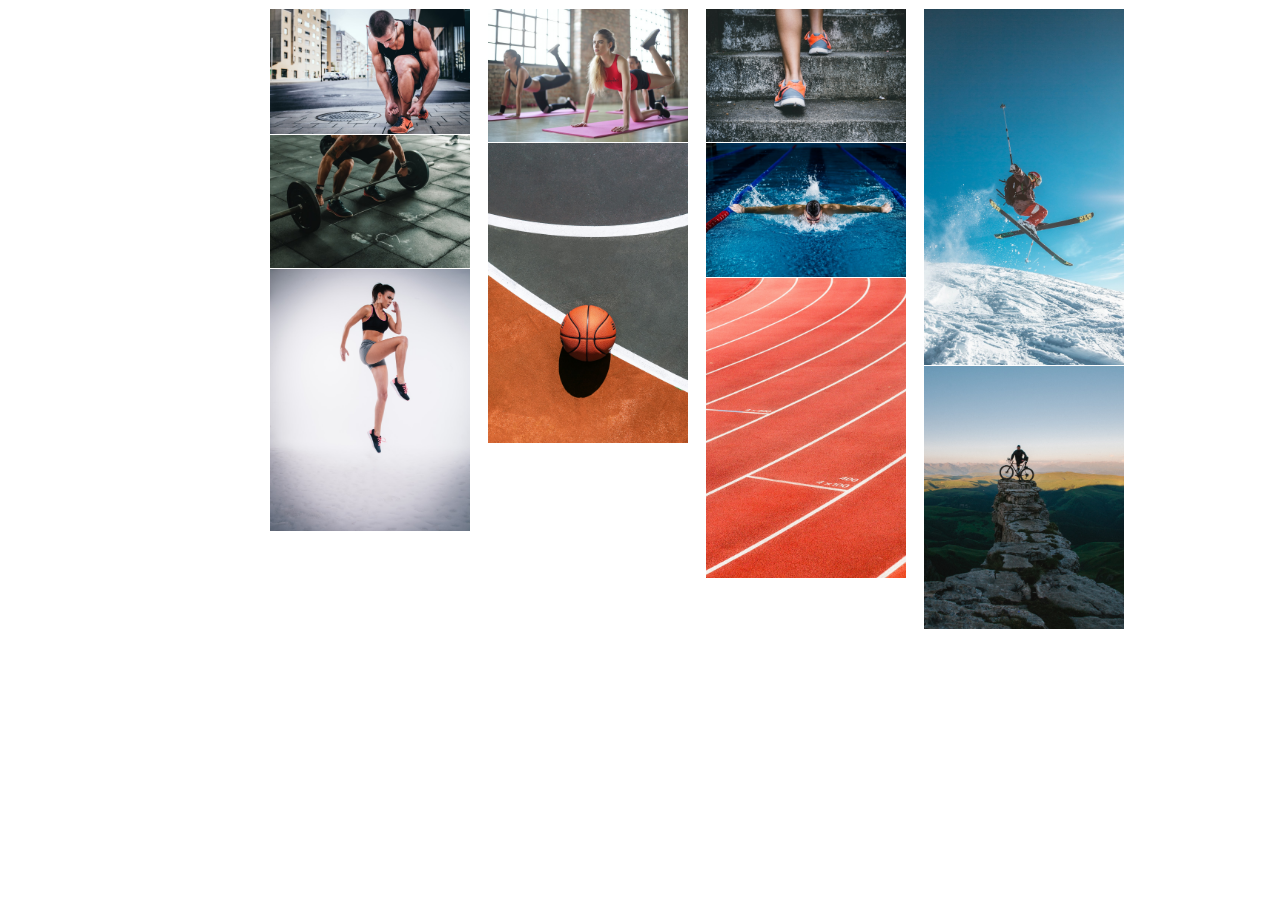
<file: ex01/src/index.html>
<!DOCTYPE html>
<html>
  <head>
    <title>Gallery page</title>
    <link rel="stylesheet" href="../styles/index.css" type="text/css" />
  </head>

  <body>
    <div class="red">
      <div class="kolona">
        <div class="za_sliku_prelaz_tekst">
          <img src="../images/img1.jpg" alt="Marathon" />
          <div class="prelaz">
            <div class="naslov">
              <h1 onclick="openModal('image01.html')">Marathon</h1>
            </div>
          </div>
        </div>
        <div class="za_sliku_prelaz_tekst">
          <img src="../images/img5.jpg" alt="Weight Lifting" />
          <div class="prelaz">
            <div class="naslov">
              <h1 onclick="openModal('image05.html')">Weight Lifting</h1>
            </div>
          </div>
        </div>
        <div class="za_sliku_prelaz_tekst">
          <img src="../images/img8.jpg" alt="Jogging" />
          <div class="prelaz">
            <div class="naslov">
              <h1 onclick="openModal('image08.html')">Jogging</h1>
            </div>
          </div>
        </div>
      </div>

      <div class="kolona">
        <div class="za_sliku_prelaz_tekst">
          <img src="../images/img2.jpg" alt="Gymnastics" />
          <div class="prelaz">
            <div class="naslov">
              <h1 onclick="openModal('image02.html')">Gymnastics</h1>
            </div>
          </div>
        </div>
        <div class="za_sliku_prelaz_tekst">
          <img src="../images/img6.jpg" alt="Basketball" />
          <div class="prelaz">
            <div class="naslov">
              <h1 onclick="openModal('image06.html')">Basketball</h1>
            </div>
          </div>
        </div>
      </div>

      <div class="kolona">
        <div class="za_sliku_prelaz_tekst">
          <img src="../images/img3.jpg" alt="Climbing" />
          <div class="prelaz">
            <div class="naslov">
              <h1 onclick="openModal('image03.html')">Climbing</h1>
            </div>
          </div>
        </div>
        <div class="za_sliku_prelaz_tekst">
          <img src="../images/img7.jpg" alt="Swimming" />
          <div class="prelaz">
            <div class="naslov">
              <h1 onclick="openModal('image07.html')">Swimming</h1>
            </div>
          </div>
        </div>
        <div class="za_sliku_prelaz_tekst">
          <img src="../images/img9.jpg" alt="Running" />
          <div class="prelaz">
            <div class="naslov">
              <h1 onclick="openModal('image09.html')">Running</h1>
            </div>
          </div>
        </div>
      </div>

      <div class="kolona">
        <div class="za_sliku_prelaz_tekst">
          <img src="../images/img4.jpg" alt="Skiing" />
          <div class="prelaz">
            <div class="naslov">
              <h1 onclick="openModal('image04.html')">Skiing</h1>
            </div>
          </div>
        </div>
        <div class="za_sliku_prelaz_tekst">
          <img id="myBtn" src="../images/img10.jpg" alt="Cycling" />
          <div class="prelaz">
            <div class="naslov">
              <h1 onclick="openModal('image10.html')">Cycling</h1>
            </div>
          </div>
        </div>
      </div>
    </div>

    <!-- The Modal -->
    <div id="myModal" class="modal">
      <!-- Modal content -->
      <div class="modal-content">
        <span class="close">&times;</span>

        <div>
          <iframe
            id="stranica"
            frameborder="0"
            width="100%"
            height="500px"
          ></iframe>
        </div>
      </div>
    </div>

    <script src="../scripts/index.js"></script>
  </body>
</html>
</file>
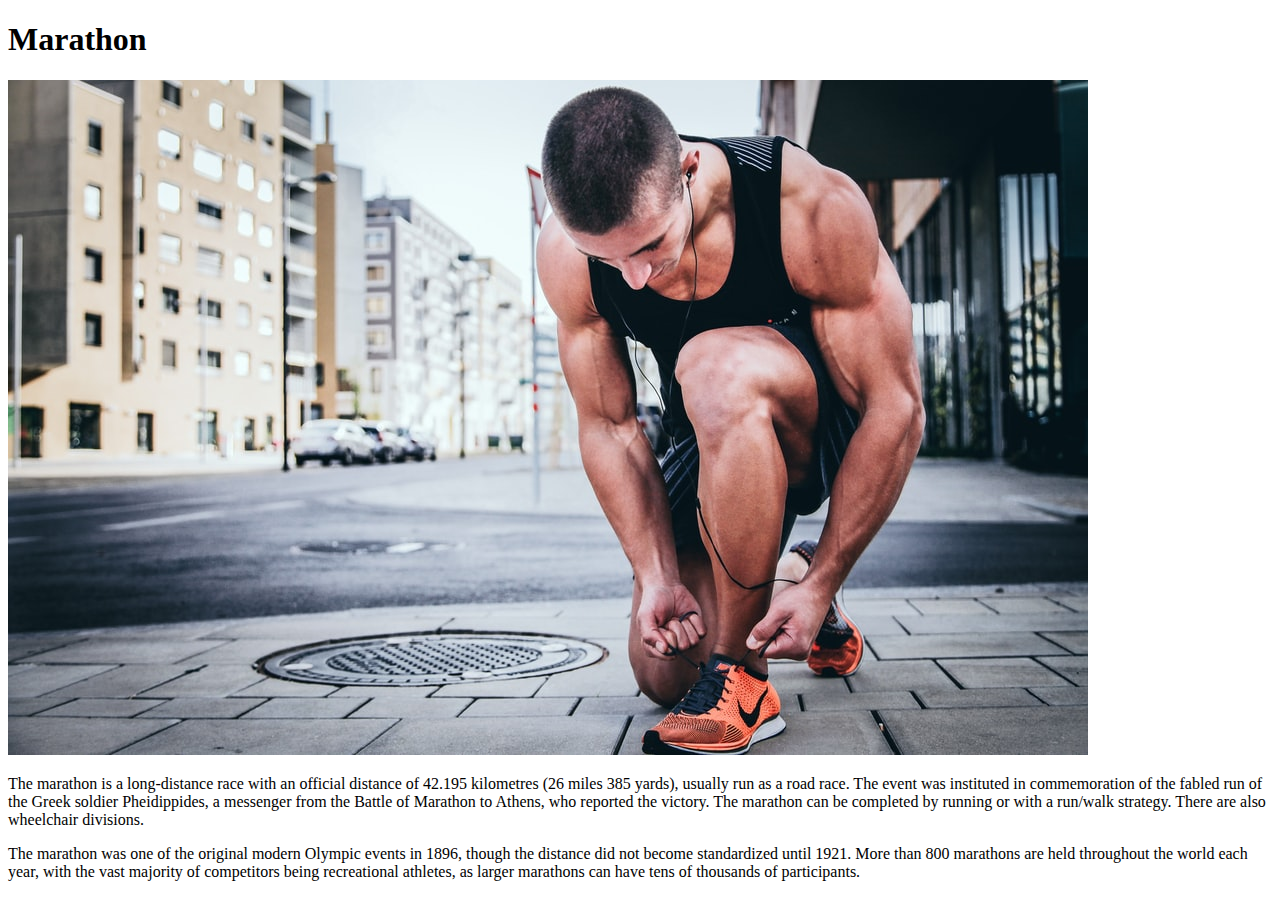
<file: ex01/src/image01.html>
<!DOCTYPE html>
<html>
  <head>
    <title>Marathon</title>
  </head>
  <body>
    <h1>Marathon</h1>
    <img src="../images/img1.jpg" alt="Marathon" />
    <p>
      The marathon is a long-distance race with an official distance of 42.195
      kilometres (26 miles 385 yards), usually run as a road race. The event was
      instituted in commemoration of the fabled run of the Greek soldier
      Pheidippides, a messenger from the Battle of Marathon to Athens, who
      reported the victory. The marathon can be completed by running or with a
      run/walk strategy. There are also wheelchair divisions.
    </p>
    <p>
      The marathon was one of the original modern Olympic events in 1896, though
      the distance did not become standardized until 1921. More than 800
      marathons are held throughout the world each year, with the vast majority
      of competitors being recreational athletes, as larger marathons can have
      tens of thousands of participants.
    </p>
  </body>
</html>
</file>
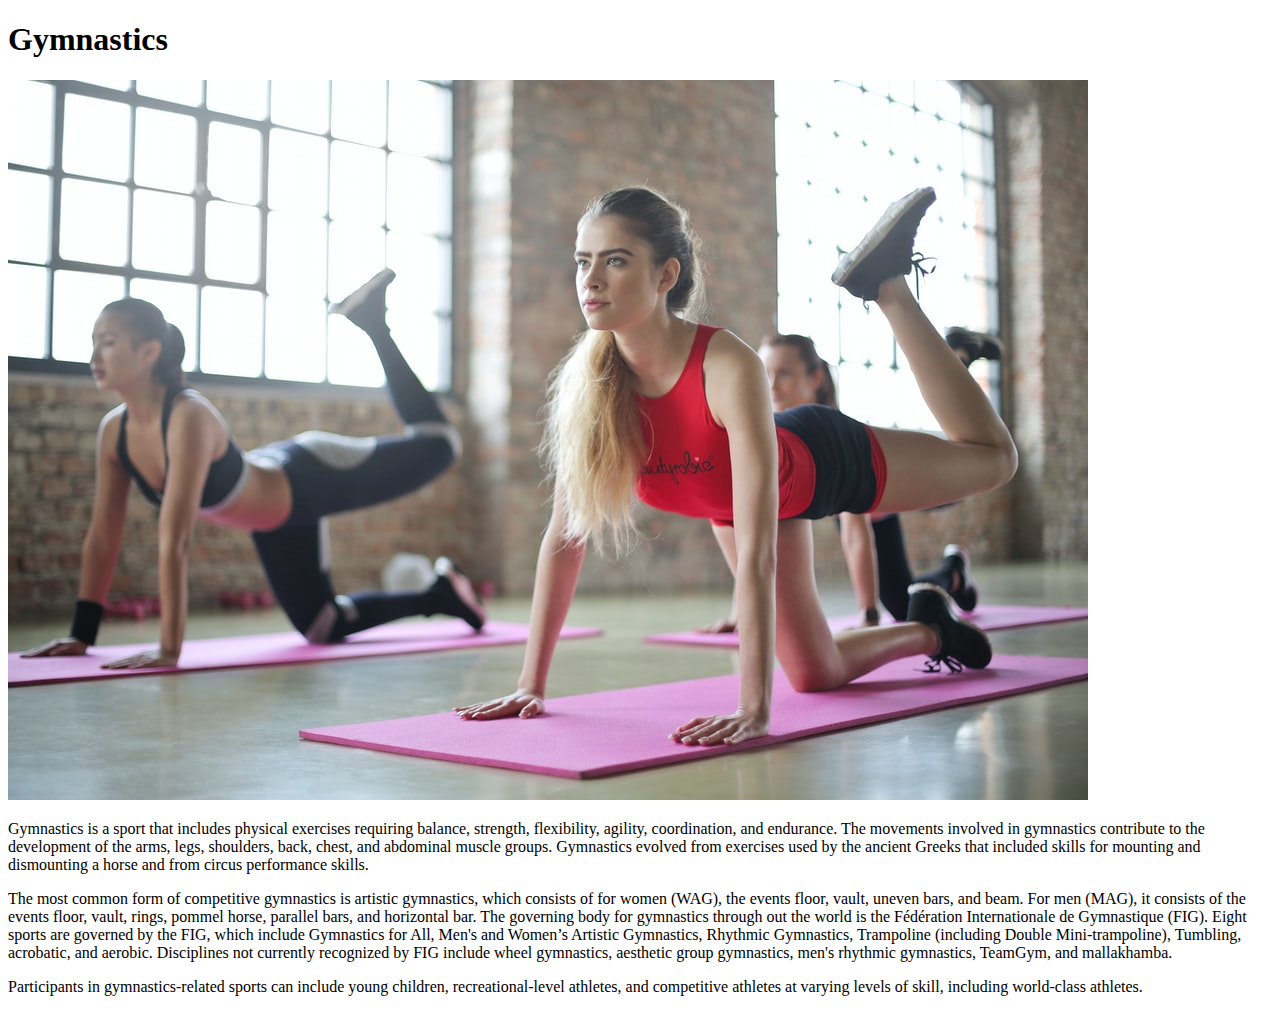
<file: ex01/src/image02.html>
<!DOCTYPE html>
<html>
  <head>
    <title>Gymnastics</title>
  </head>
  <body>
    <h1>Gymnastics</h1>
    <img src="../images/img2.jpg" alt="Gymnastics" />
    <p>
      Gymnastics is a sport that includes physical exercises requiring balance,
      strength, flexibility, agility, coordination, and endurance. The movements
      involved in gymnastics contribute to the development of the arms, legs,
      shoulders, back, chest, and abdominal muscle groups. Gymnastics evolved
      from exercises used by the ancient Greeks that included skills for
      mounting and dismounting a horse and from circus performance skills.
    </p>
    <p>
      The most common form of competitive gymnastics is artistic gymnastics,
      which consists of for women (WAG), the events floor, vault, uneven bars,
      and beam. For men (MAG), it consists of the events floor, vault, rings,
      pommel horse, parallel bars, and horizontal bar. The governing body for
      gymnastics through out the world is the Fédération Internationale de
      Gymnastique (FIG). Eight sports are governed by the FIG, which include
      Gymnastics for All, Men's and Women’s Artistic Gymnastics, Rhythmic
      Gymnastics, Trampoline (including Double Mini-trampoline), Tumbling,
      acrobatic, and aerobic. Disciplines not currently recognized by FIG
      include wheel gymnastics, aesthetic group gymnastics, men's rhythmic
      gymnastics, TeamGym, and mallakhamba.
    </p>
    <p>
      Participants in gymnastics-related sports can include young children,
      recreational-level athletes, and competitive athletes at varying levels of
      skill, including world-class athletes.
    </p>
  </body>
</html>
</file>
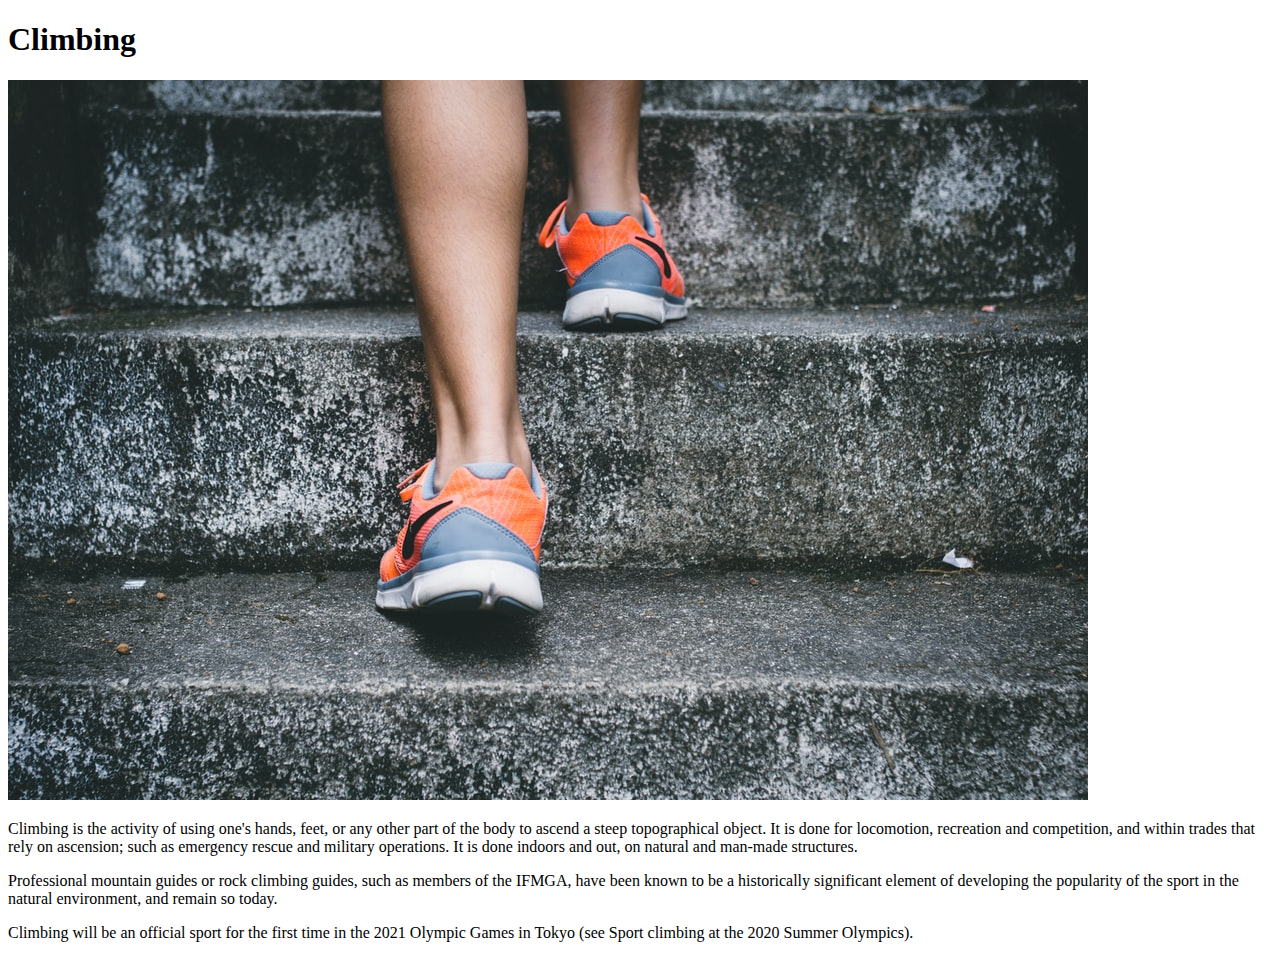
<file: ex01/src/image03.html>
<!DOCTYPE html>
<html>
  <head>
    <title>Climbing</title>
  </head>
  <body>
    <h1>Climbing</h1>
    <img src="../images/img3.jpg" alt="Climbing" />
    <p>
      Climbing is the activity of using one's hands, feet, or any other part of
      the body to ascend a steep topographical object. It is done for
      locomotion, recreation and competition, and within trades that rely on
      ascension; such as emergency rescue and military operations. It is done
      indoors and out, on natural and man-made structures.
    </p>
    <p>
      Professional mountain guides or rock climbing guides, such as members of
      the IFMGA, have been known to be a historically significant element of
      developing the popularity of the sport in the natural environment, and
      remain so today.
    </p>
    <p>
      Climbing will be an official sport for the first time in the 2021 Olympic
      Games in Tokyo (see Sport climbing at the 2020 Summer Olympics).
    </p>
  </body>
</html>
</file>
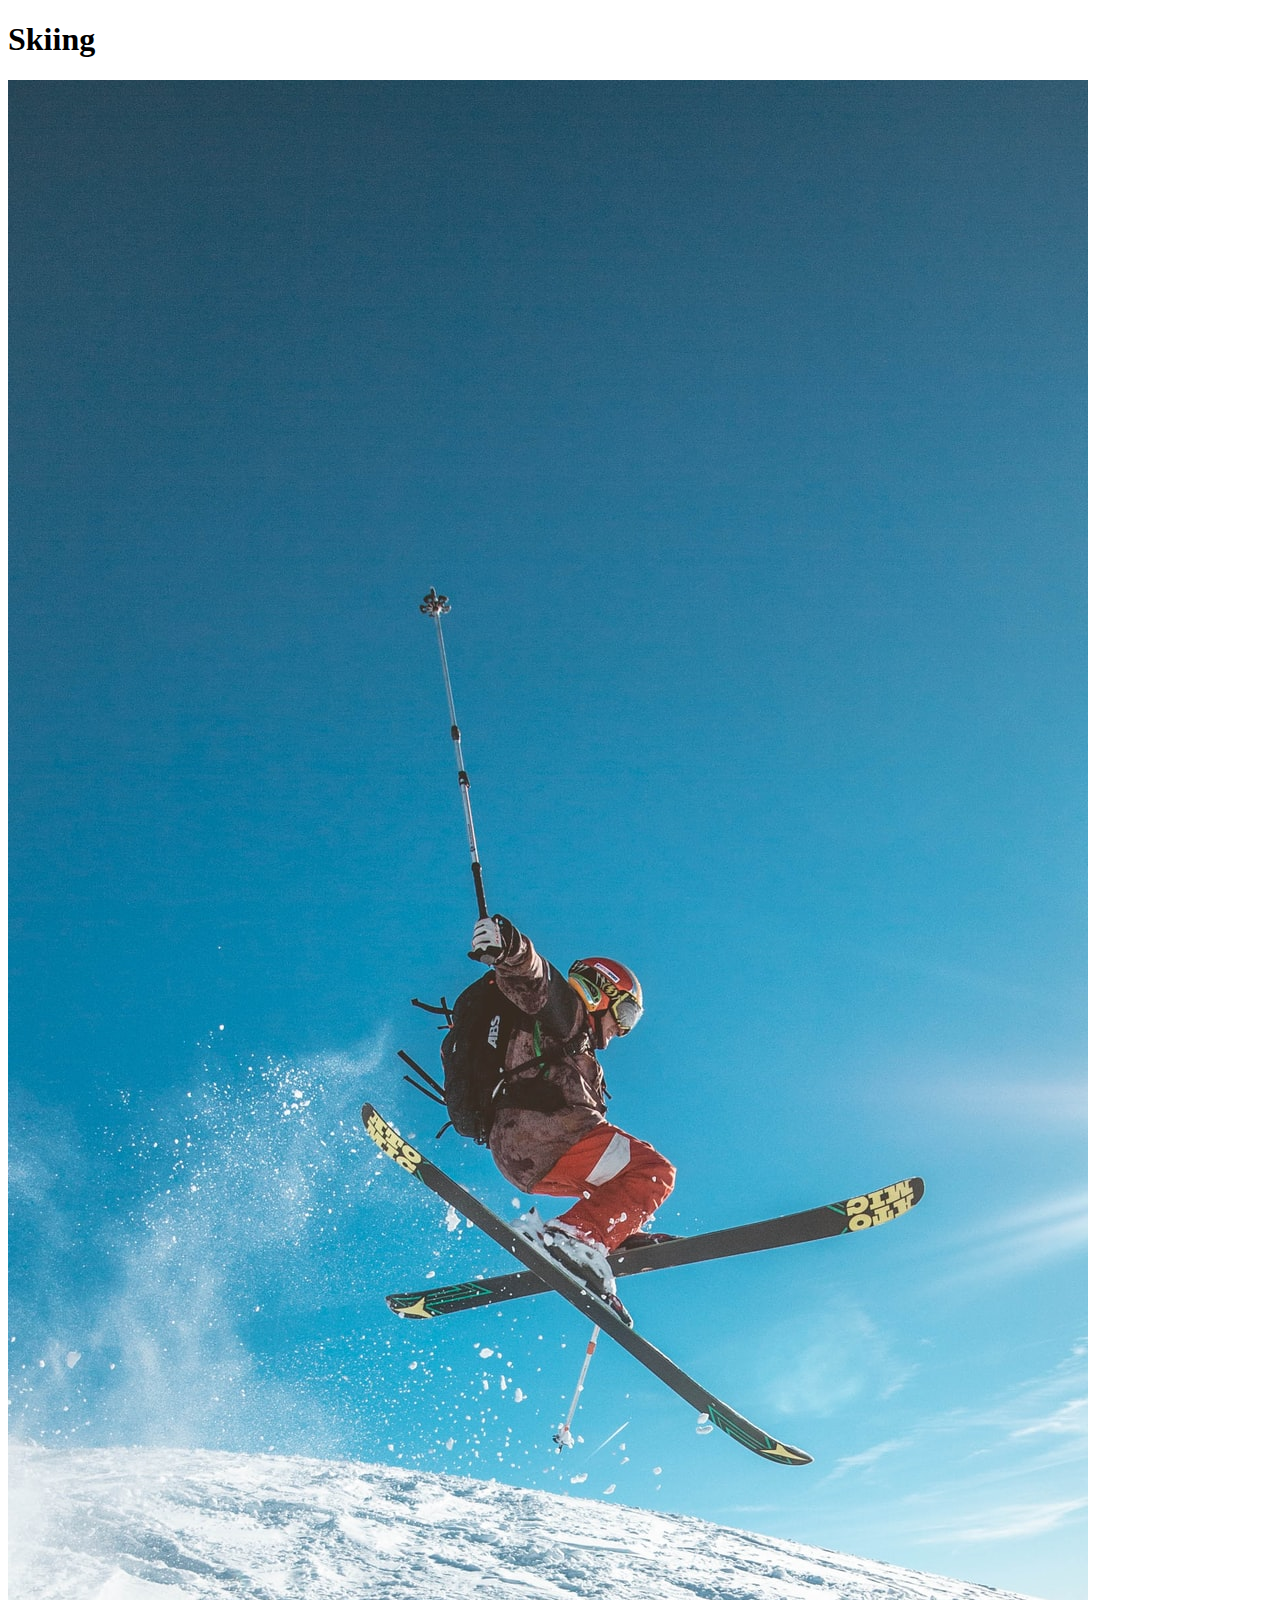
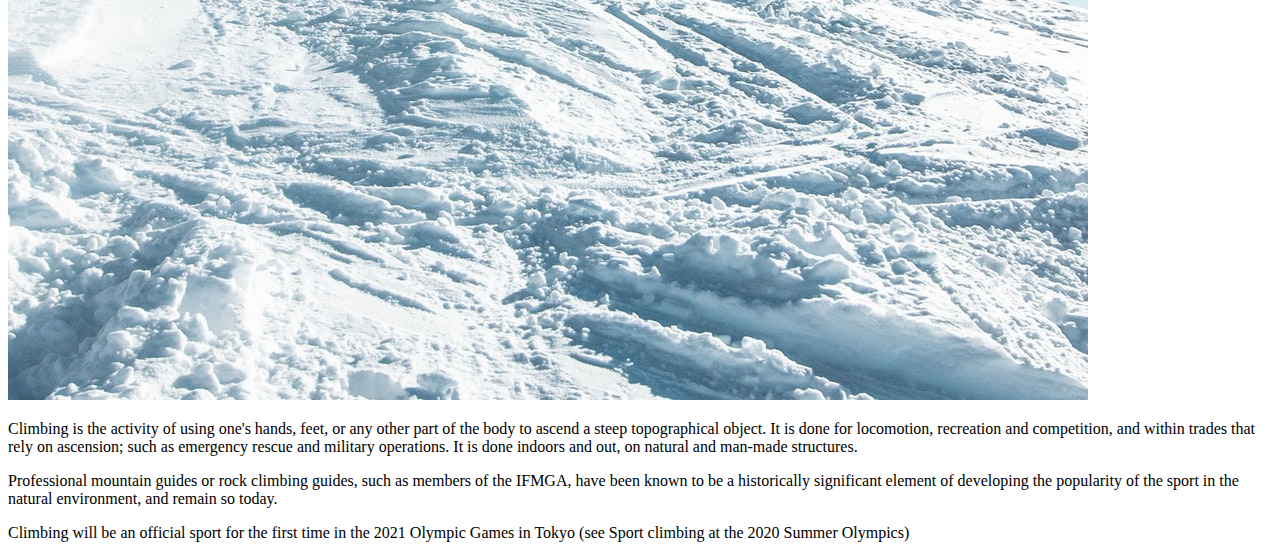
<file: ex01/src/image04.html>
<!DOCTYPE html>
<html>
  <head>
    <title>Skiing</title>
    <link rel="stylesheet" href="../styles/index.css" />
  </head>
  <body>
    <h1>Skiing</h1>
    <img src="../images/img4.jpg" alt="Skiing" />
    <p>
      Climbing is the activity of using one's hands, feet, or any other part of
      the body to ascend a steep topographical object. It is done for
      locomotion, recreation and competition, and within trades that rely on
      ascension; such as emergency rescue and military operations. It is done
      indoors and out, on natural and man-made structures.
    </p>
    <p>
      Professional mountain guides or rock climbing guides, such as members of
      the IFMGA, have been known to be a historically significant element of
      developing the popularity of the sport in the natural environment, and
      remain so today.
    </p>
    <p>
      Climbing will be an official sport for the first time in the 2021 Olympic
      Games in Tokyo (see Sport climbing at the 2020 Summer Olympics)
    </p>
  </body>
</html>
</file>
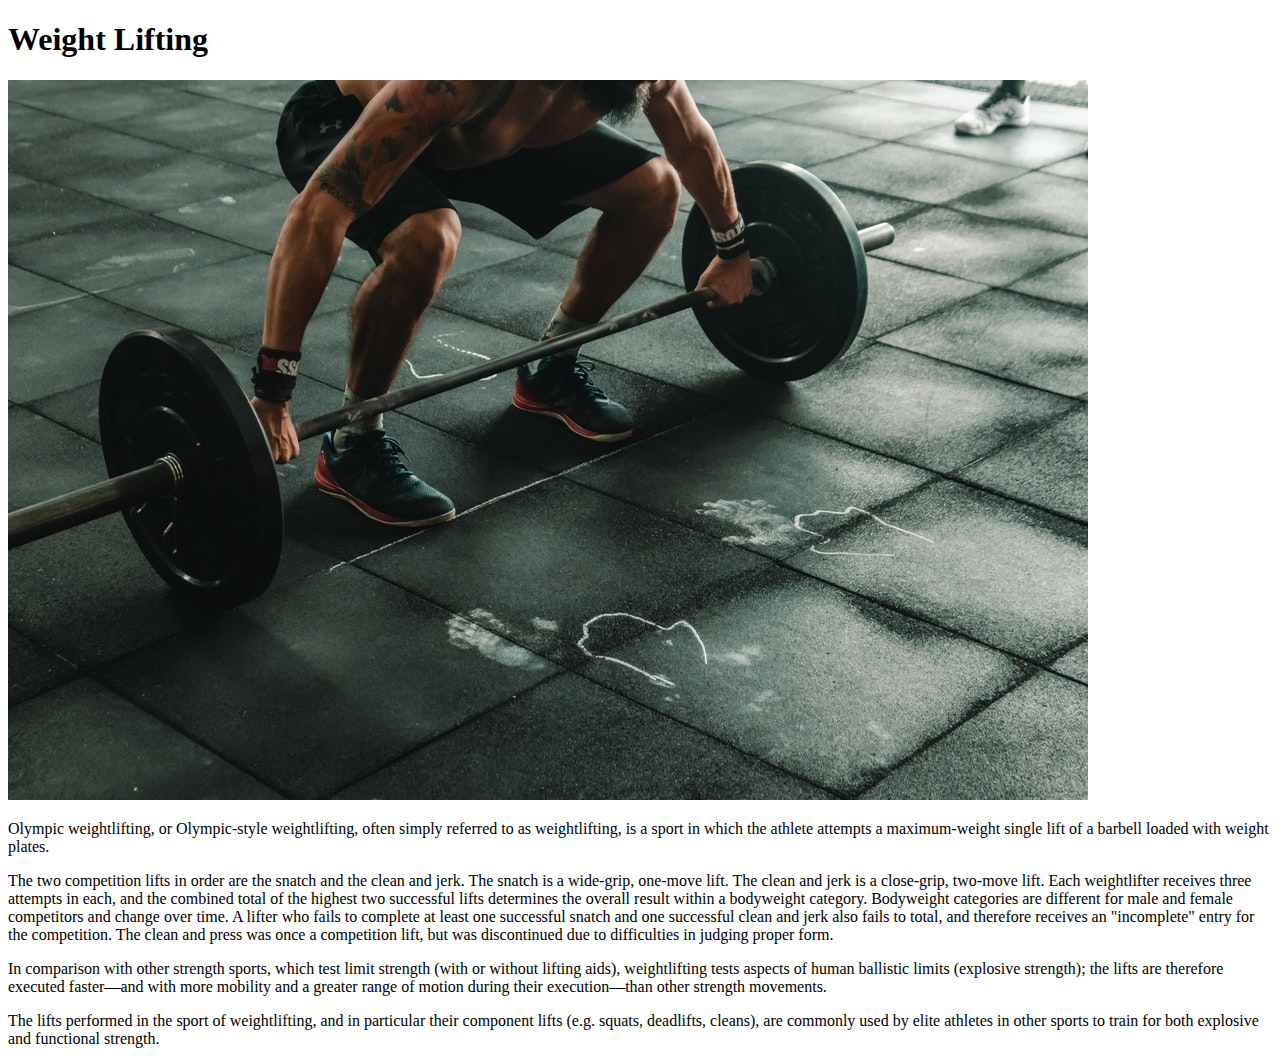
<file: ex01/src/image05.html>
<!DOCTYPE html>
<html>
  <head>
    <title>Weight Lifting</title>
  </head>
  <body>
    <h1>Weight Lifting</h1>
    <img src="../images/img5.jpg" alt="Weight Lifting" />
    <p>
      Olympic weightlifting, or Olympic-style weightlifting, often simply
      referred to as weightlifting, is a sport in which the athlete attempts a
      maximum-weight single lift of a barbell loaded with weight plates.
    </p>
    <p>
      The two competition lifts in order are the snatch and the clean and jerk.
      The snatch is a wide-grip, one-move lift. The clean and jerk is a
      close-grip, two-move lift. Each weightlifter receives three attempts in
      each, and the combined total of the highest two successful lifts
      determines the overall result within a bodyweight category. Bodyweight
      categories are different for male and female competitors and change over
      time. A lifter who fails to complete at least one successful snatch and
      one successful clean and jerk also fails to total, and therefore receives
      an "incomplete" entry for the competition. The clean and press was once a
      competition lift, but was discontinued due to difficulties in judging
      proper form.
    </p>
    <p>
      In comparison with other strength sports, which test limit strength (with
      or without lifting aids), weightlifting tests aspects of human ballistic
      limits (explosive strength); the lifts are therefore executed faster—and
      with more mobility and a greater range of motion during their
      execution—than other strength movements.
    </p>
    <p>
      The lifts performed in the sport of weightlifting, and in particular their
      component lifts (e.g. squats, deadlifts, cleans), are commonly used by
      elite athletes in other sports to train for both explosive and functional
      strength.
    </p>
  </body>
</html>
</file>
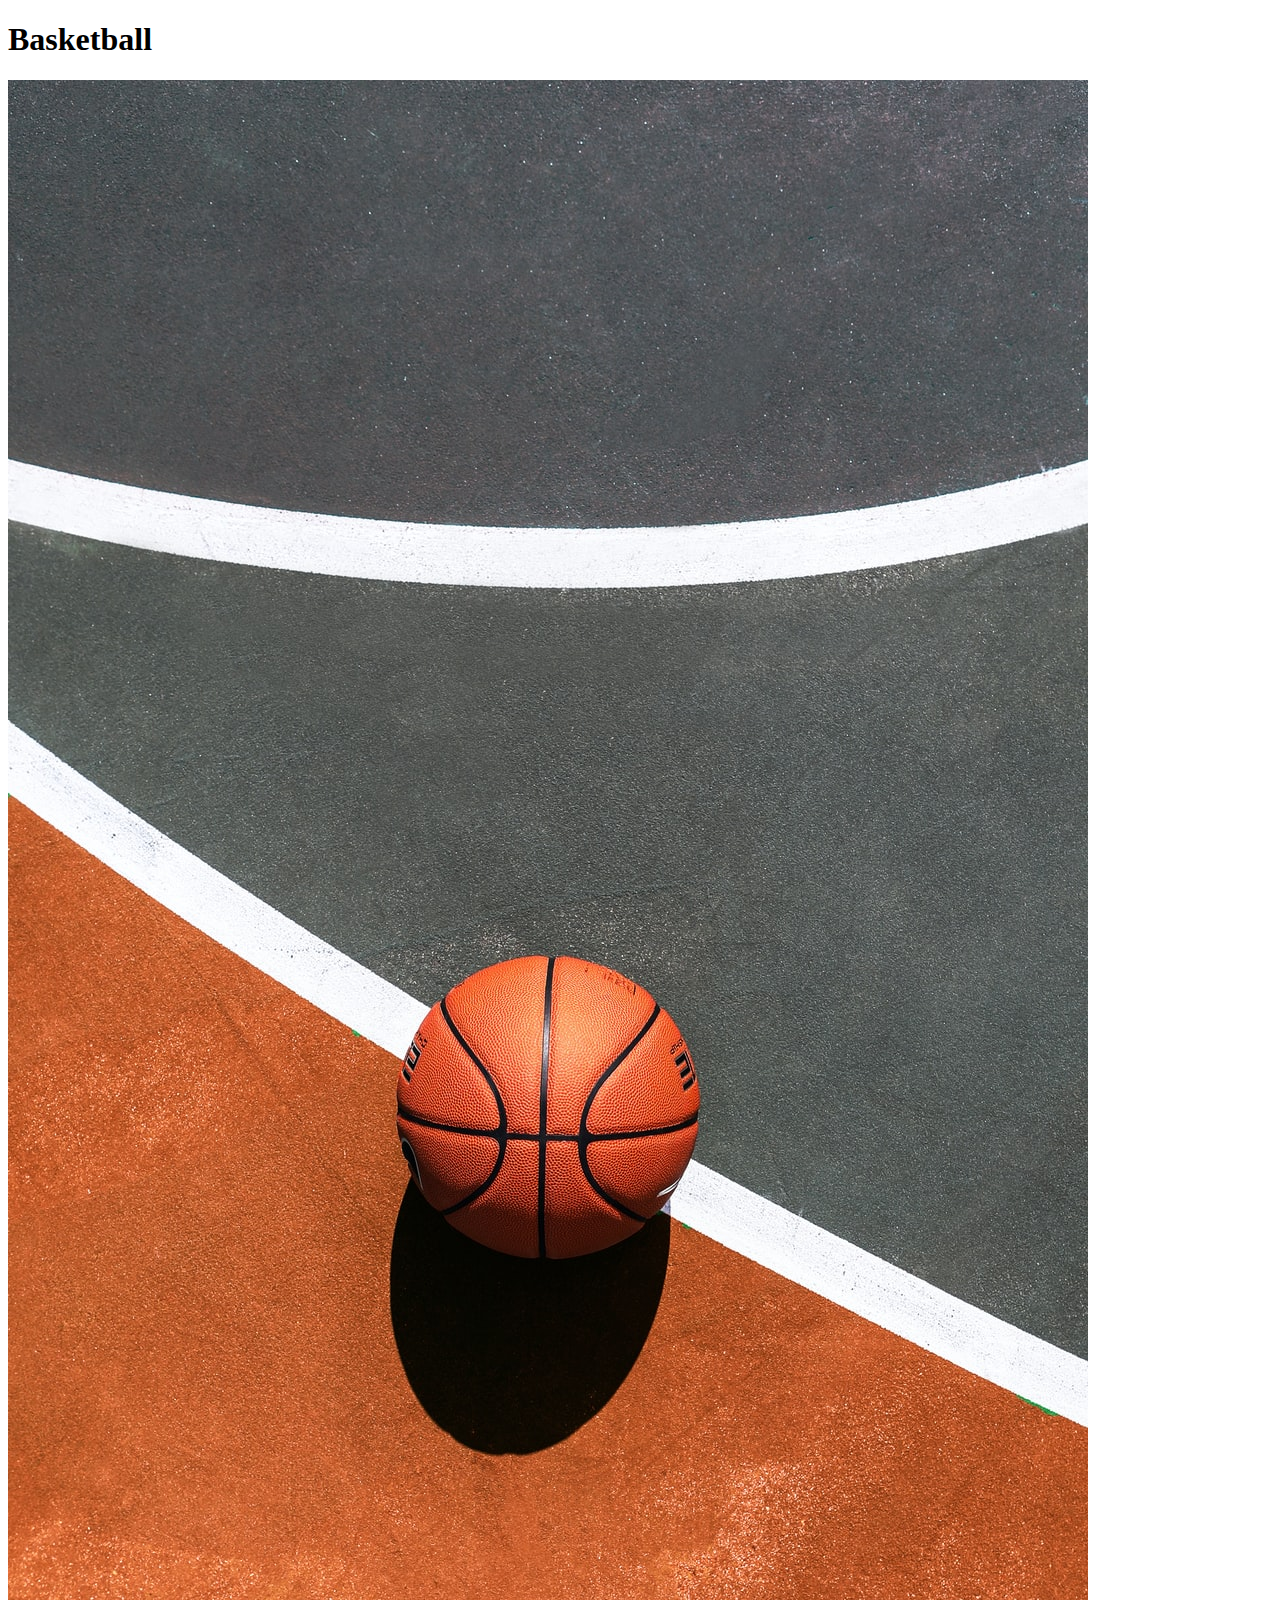
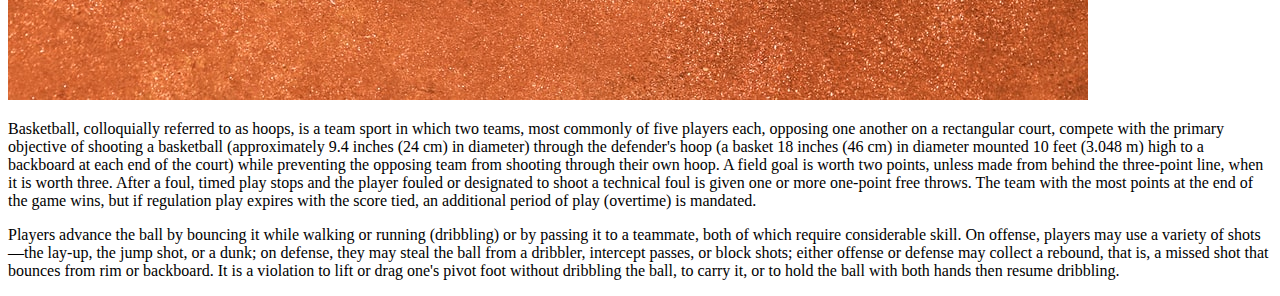
<file: ex01/src/image06.html>
<!DOCTYPE html>
<html>
  <head>
    <title>Basketball</title>
  </head>
  <body>
    <h1>Basketball</h1>
    <img src="../images/img6.jpg" alt="Basketball" />
    <p>
      Basketball, colloquially referred to as hoops, is a team sport in which
      two teams, most commonly of five players each, opposing one another on a
      rectangular court, compete with the primary objective of shooting a
      basketball (approximately 9.4 inches (24 cm) in diameter) through the
      defender's hoop (a basket 18 inches (46 cm) in diameter mounted 10 feet
      (3.048 m) high to a backboard at each end of the court) while preventing
      the opposing team from shooting through their own hoop. A field goal is
      worth two points, unless made from behind the three-point line, when it is
      worth three. After a foul, timed play stops and the player fouled or
      designated to shoot a technical foul is given one or more one-point free
      throws. The team with the most points at the end of the game wins, but if
      regulation play expires with the score tied, an additional period of play
      (overtime) is mandated.
    </p>
    <p>
      Players advance the ball by bouncing it while walking or running
      (dribbling) or by passing it to a teammate, both of which require
      considerable skill. On offense, players may use a variety of shots—the
      lay-up, the jump shot, or a dunk; on defense, they may steal the ball from
      a dribbler, intercept passes, or block shots; either offense or defense
      may collect a rebound, that is, a missed shot that bounces from rim or
      backboard. It is a violation to lift or drag one's pivot foot without
      dribbling the ball, to carry it, or to hold the ball with both hands then
      resume dribbling.
    </p>
  </body>
</html>
</file>
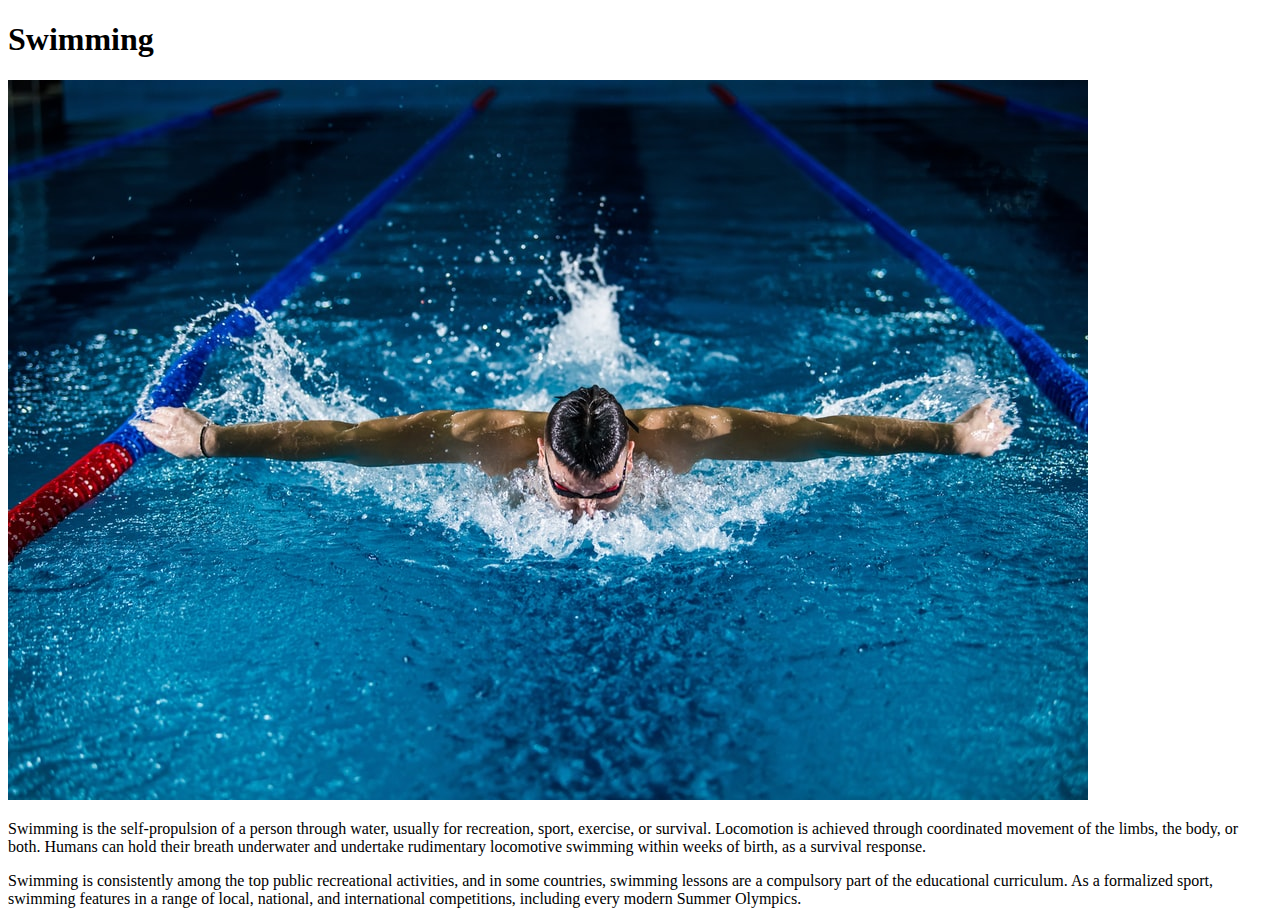
<file: ex01/src/image07.html>
<!DOCTYPE html>
<html>
  <head>
    <title>Swimming</title>
  </head>
  <body>
    <h1>Swimming</h1>
    <img src="../images/img7.jpg" alt="Swimming" />
    <p>
      Swimming is the self-propulsion of a person through water, usually for
      recreation, sport, exercise, or survival. Locomotion is achieved through
      coordinated movement of the limbs, the body, or both. Humans can hold
      their breath underwater and undertake rudimentary locomotive swimming
      within weeks of birth, as a survival response.
    </p>
    <p>
      Swimming is consistently among the top public recreational activities, and
      in some countries, swimming lessons are a compulsory part of the
      educational curriculum. As a formalized sport, swimming features in a
      range of local, national, and international competitions, including every
      modern Summer Olympics.
    </p>
  </body>
</html>
</file>
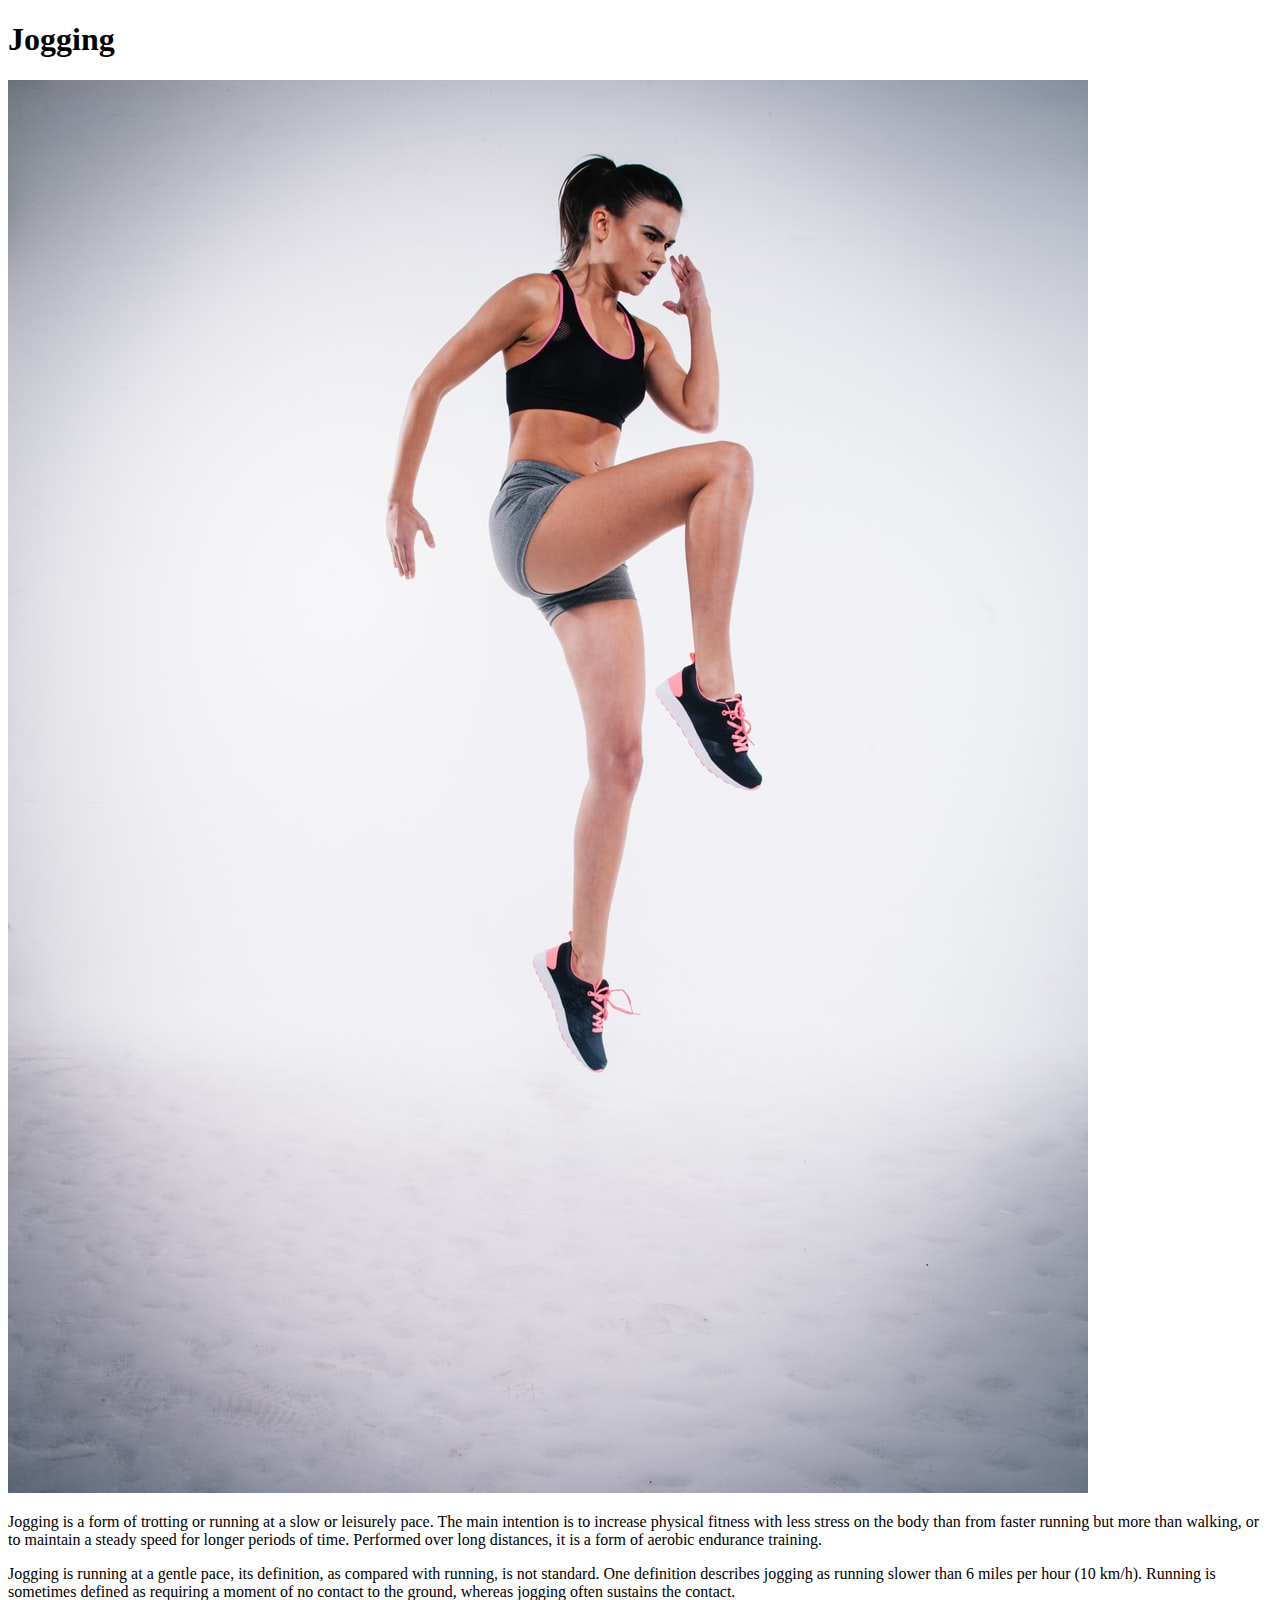
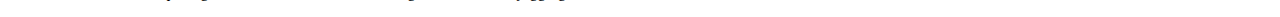
<file: ex01/src/image08.html>
<!DOCTYPE html>
<html>
  <head>
    <title>Jogging</title>
  </head>
  <body>
    <h1>Jogging</h1>
    <img src="../images/img8.jpg" alt="Jogging" />
    <p>
      Jogging is a form of trotting or running at a slow or leisurely pace. The
      main intention is to increase physical fitness with less stress on the
      body than from faster running but more than walking, or to maintain a
      steady speed for longer periods of time. Performed over long distances, it
      is a form of aerobic endurance training.
    </p>
    <p>
      Jogging is running at a gentle pace, its definition, as compared with
      running, is not standard. One definition describes jogging as running
      slower than 6 miles per hour (10 km/h). Running is sometimes defined as
      requiring a moment of no contact to the ground, whereas jogging often
      sustains the contact.
    </p>
  </body>
</html>
</file>
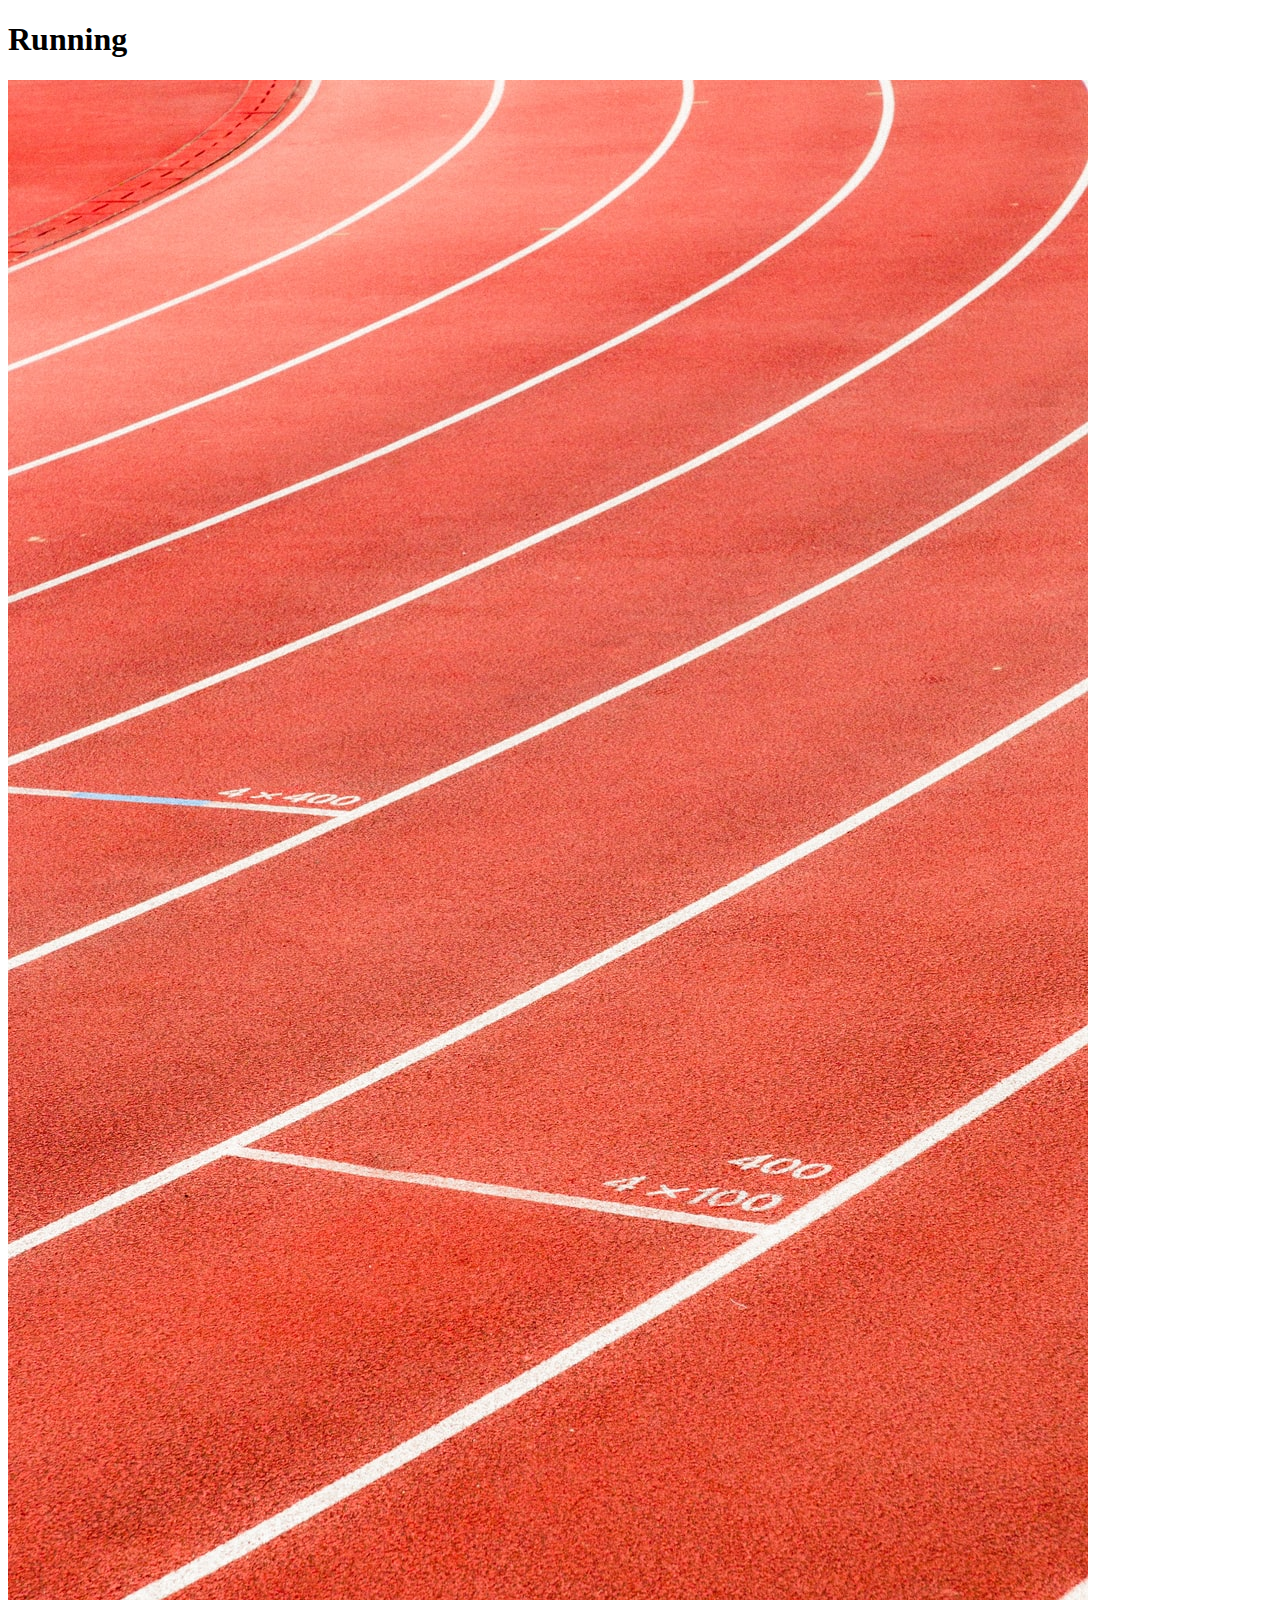
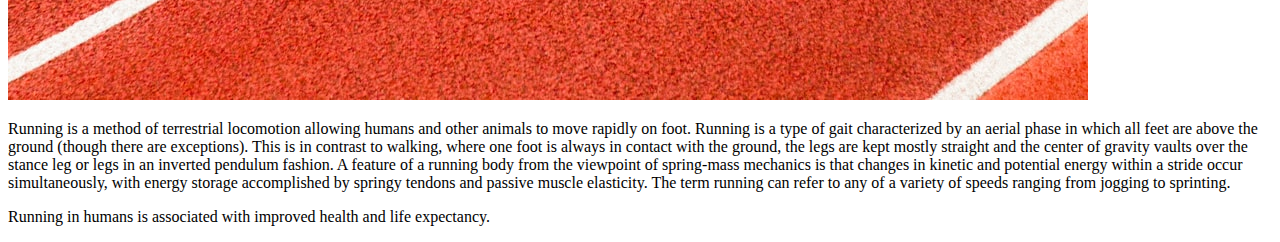
<file: ex01/src/image09.html>
<!DOCTYPE html>
<html>
  <head>
    <title>Running</title>
  </head>
  <body>
    <h1>Running</h1>
    <img src="../images/img9.jpg" alt="Running" />
    <p>
      Running is a method of terrestrial locomotion allowing humans and other
      animals to move rapidly on foot. Running is a type of gait characterized
      by an aerial phase in which all feet are above the ground (though there
      are exceptions). This is in contrast to walking, where one foot is always
      in contact with the ground, the legs are kept mostly straight and the
      center of gravity vaults over the stance leg or legs in an inverted
      pendulum fashion. A feature of a running body from the viewpoint of
      spring-mass mechanics is that changes in kinetic and potential energy
      within a stride occur simultaneously, with energy storage accomplished by
      springy tendons and passive muscle elasticity. The term running can refer
      to any of a variety of speeds ranging from jogging to sprinting.
    </p>
    <p>
      Running in humans is associated with improved health and life expectancy.
    </p>
  </body>
</html>
</file>
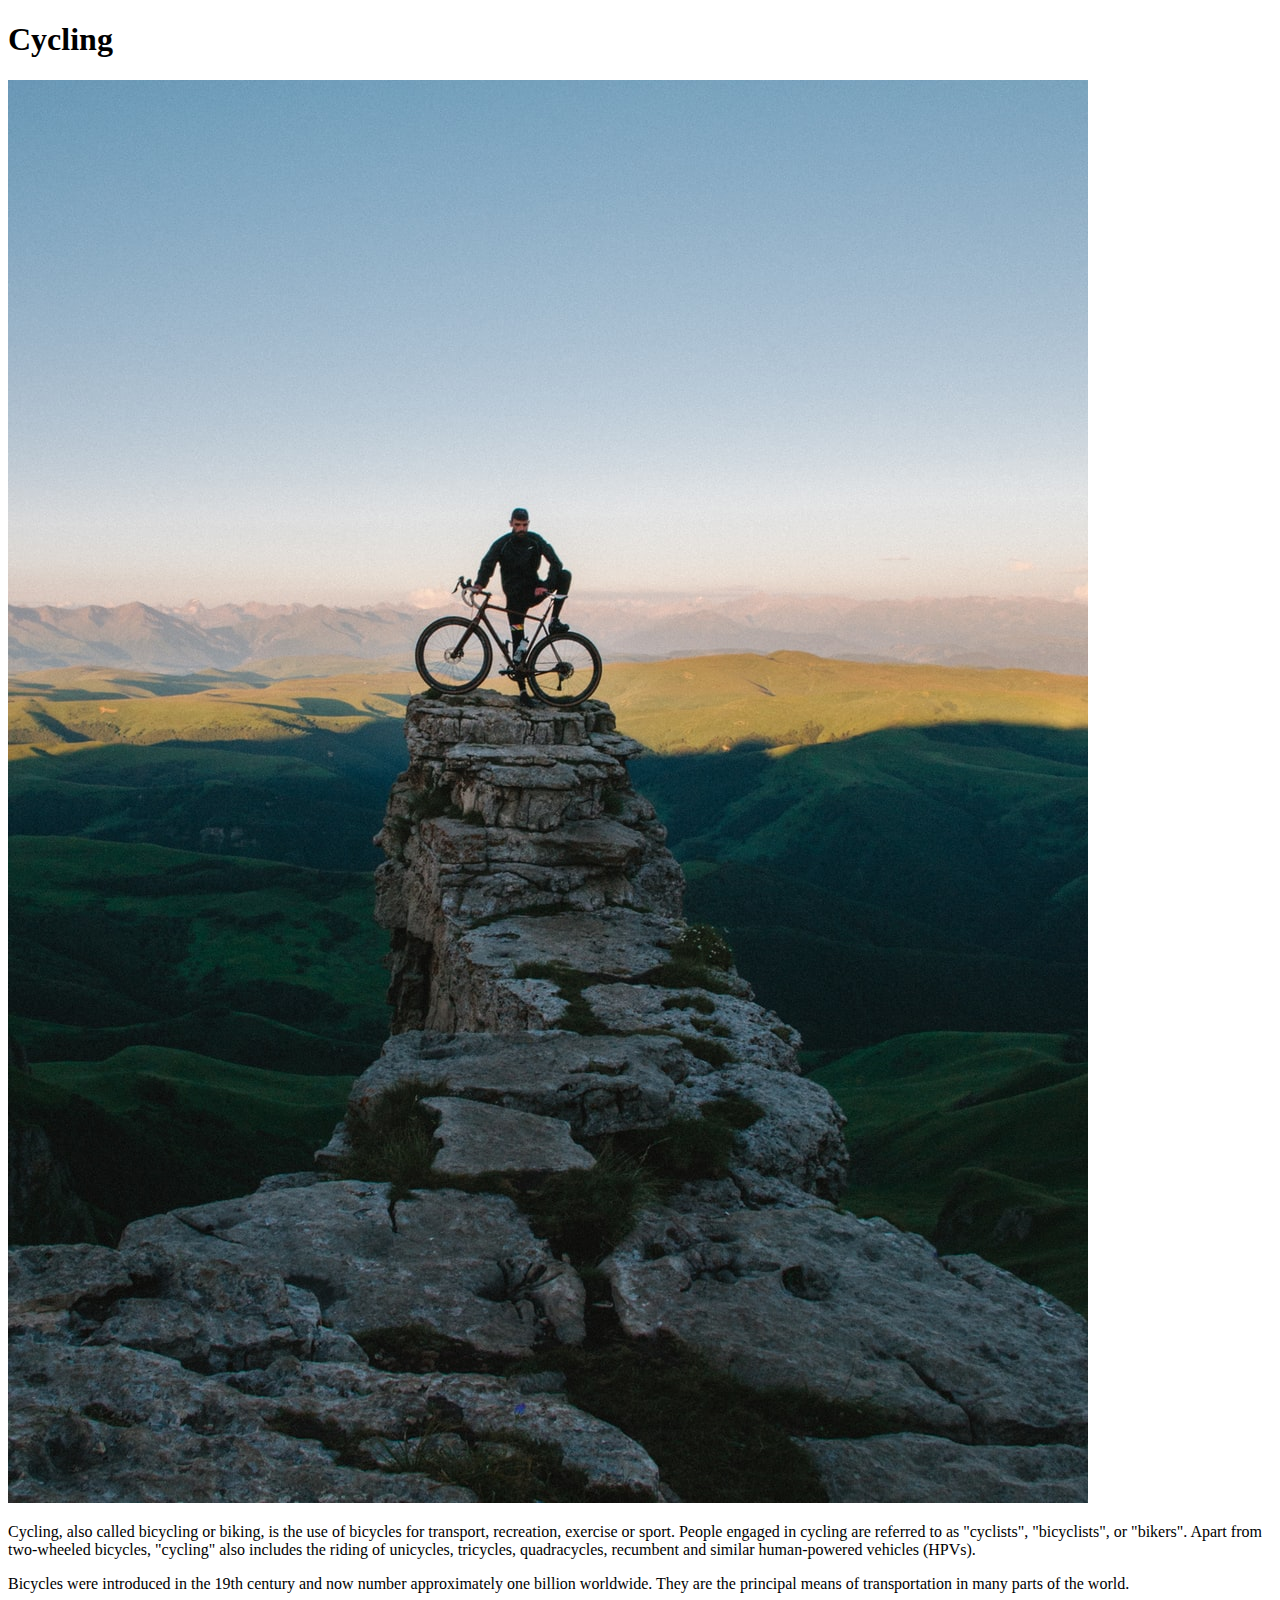
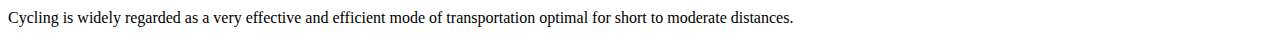
<file: ex01/src/image10.html>
<!DOCTYPE html>
<html>
  <head>
    <title>Cycling</title>
  </head>
  <body>
    <h1>Cycling</h1>
    <img src="../images/img10.jpg" alt="Cycling" />

    <p>
      Cycling, also called bicycling or biking, is the use of bicycles for
      transport, recreation, exercise or sport. People engaged in cycling are
      referred to as "cyclists", "bicyclists", or "bikers". Apart from
      two-wheeled bicycles, "cycling" also includes the riding of unicycles,
      tricycles, quadracycles, recumbent and similar human-powered vehicles
      (HPVs).
    </p>
    <p>
      Bicycles were introduced in the 19th century and now number approximately
      one billion worldwide. They are the principal means of transportation in
      many parts of the world.
    </p>
    <p>
      Cycling is widely regarded as a very effective and efficient mode of
      transportation optimal for short to moderate distances.
    </p>
  </body>
</html>
</file>
<file: ex01/styles/index.css>
.red {
  display: flex;
  flex-wrap: wrap;
  margin-left: 20%;
}

.kolona {
  flex: 200px;
  max-width: 200px;
  padding: 0 0.9%;
}

.kolona img {
  width: 100%;
  height: 100%;
  vertical-align: middle;
  padding-top: 0.5%;
}

.prelaz {
  background: rgba(0, 0, 0, 0.5);
  transition: 1s;
  top: 0;
  bottom: 0;
  left: 0;
  right: 0;
  padding-top: 0px;
  position: absolute;
  height: 100%;
  width: 100%;
  opacity: 0;
}

.naslov {
  color: white;
  margin: 1%;
  position: absolute;
  padding: 1%;
  bottom: 0;
  cursor: zoom-in;
}

.za_sliku_prelaz_tekst {
  position: relative;
}

.za_sliku_prelaz_tekst:hover .prelaz {
  opacity: 0.5;
}

/* The Modal (background) */
.modal {
  display: none; /* Hidden by default */
  position: fixed; /* Stay in place */
  z-index: 1; /* Sit on top */
  left: 0;
  top: 0;
  width: 100%; /* Full width */
  height: 100%; /* Full height */
  overflow: auto; /* Enable scroll if needed */
  background-color: rgb(0, 0, 0); /* Fallback color */
  background-color: rgba(0, 0, 0, 0.4); /* Black w/ opacity */
}

/* Modal Content/Box */
.modal-content {
  background-color: #fefefe;
  margin: 5% auto; /* 15% from the top and centered */
  padding: 20px;
  border: 1px solid #888;
  width: 80%; /* Could be more or less, depending on screen size */
  height: 80%;
}

/* The Close Button */
.close {
  color: #aaa;
  float: right;
  font-size: 28px;
  font-weight: bold;
}

.close:hover,
.close:focus {
  color: black;
  text-decoration: none;
  cursor: pointer;
}
</file>
